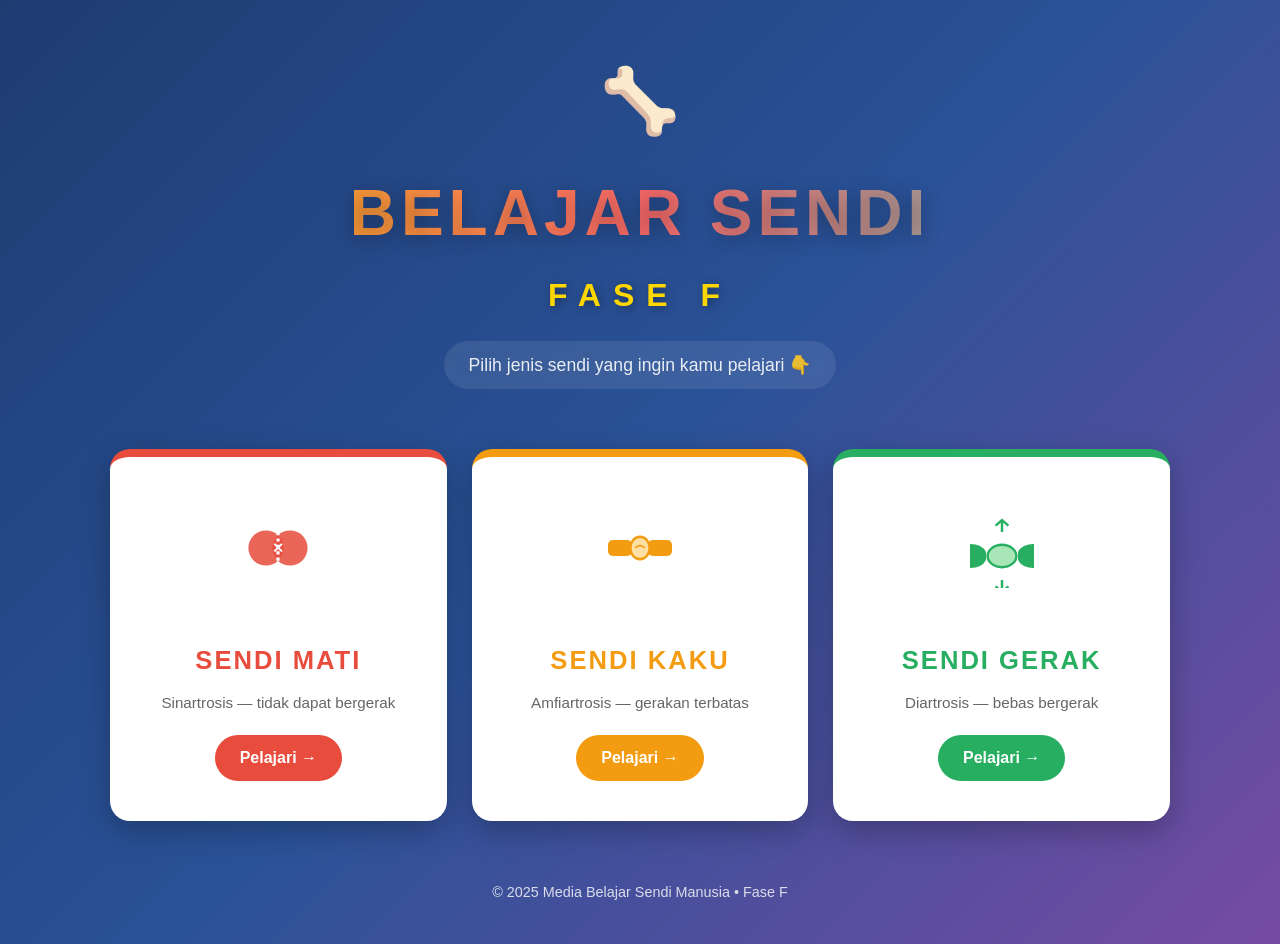
<file: index.html>
<!DOCTYPE html>
<html lang="id">
<head>
  <meta charset="UTF-8">
  <meta name="viewport" content="width=device-width, initial-scale=1.0">
  <title>Belajar Sendi Fase F</title>
  <link rel="stylesheet" href="style.css">
</head>
<body class="menu-page">

  <header class="hero">
    <div class="hero-icon">🦴</div>
    <h1 class="big-title">BELAJAR SENDI</h1>
    <h2 class="subtitle">FASE F</h2>
    <p class="tagline">Pilih jenis sendi yang ingin kamu pelajari 👇</p>
  </header>

  <main class="menu-grid">

    <!-- SENDI MATI -->
    <a href="sendi-mati.html" class="menu-card mati">
      <div class="card-icon">
        <!-- SVG: Dua tulang menyatu erat (tengkorak) -->
        <svg viewBox="0 0 100 100" width="80" height="80">
          <circle cx="35" cy="50" r="22" fill="#e74c3c" opacity="0.85"/>
          <circle cx="65" cy="50" r="22" fill="#e74c3c" opacity="0.85"/>
          <line x1="50" y1="30" x2="50" y2="70" stroke="#fff" stroke-width="4" stroke-dasharray="4 4"/>
          <text x="50" y="56" text-anchor="middle" font-size="18" fill="#fff" font-weight="bold">✕</text>
        </svg>
      </div>
      <h3>SENDI MATI</h3>
      <p>Sinartrosis — tidak dapat bergerak</p>
      <span class="btn-label">Pelajari →</span>
    </a>

    <!-- SENDI KAKU -->
    <a href="sendi-kaku.html" class="menu-card kaku">
      <div class="card-icon">
        <!-- SVG: Dua tulang dihubungkan tulang rawan (gerakan terbatas) -->
        <svg viewBox="0 0 100 100" width="80" height="80">
          <rect x="10" y="40" width="30" height="20" rx="6" fill="#f39c12"/>
          <rect x="60" y="40" width="30" height="20" rx="6" fill="#f39c12"/>
          <ellipse cx="50" cy="50" rx="12" ry="14" fill="#ffe0a3" stroke="#f39c12" stroke-width="3"/>
          <path d="M44 50 Q50 44 56 50" stroke="#f39c12" stroke-width="2" fill="none"/>
        </svg>
      </div>
      <h3>SENDI KAKU</h3>
      <p>Amfiartrosis — gerakan terbatas</p>
      <span class="btn-label">Pelajari →</span>
    </a>

    <!-- SENDI GERAK -->
    <a href="sendi-gerak.html" class="menu-card gerak">
      <div class="card-icon">
        <!-- SVG: Dua tulang dengan rongga sendi + panah gerakan -->
        <svg viewBox="0 0 100 100" width="80" height="80">
          <path d="M10 45 Q25 45 30 55 L30 65 Q25 75 10 75 Z" fill="#27ae60"/>
          <path d="M90 45 Q75 45 70 55 L70 65 Q75 75 90 75 Z" fill="#27ae60"/>
          <ellipse cx="50" cy="60" rx="18" ry="14" fill="#a8e6b8" stroke="#27ae60" stroke-width="3"/>
          <path d="M50 30 L50 15 M42 22 L50 15 L58 22" stroke="#27ae60" stroke-width="3" fill="none"/>
          <path d="M50 90 L50 105 M42 98 L50 105 L58 98" stroke="#27ae60" stroke-width="3" fill="none"/>
        </svg>
      </div>
      <h3>SENDI GERAK</h3>
      <p>Diartrosis — bebas bergerak</p>
      <span class="btn-label">Pelajari →</span>
    </a>

  </main>

  <footer>
    <p>© 2025 Media Belajar Sendi Manusia • Fase F</p>
  </footer>

</body>
</html>
</file>
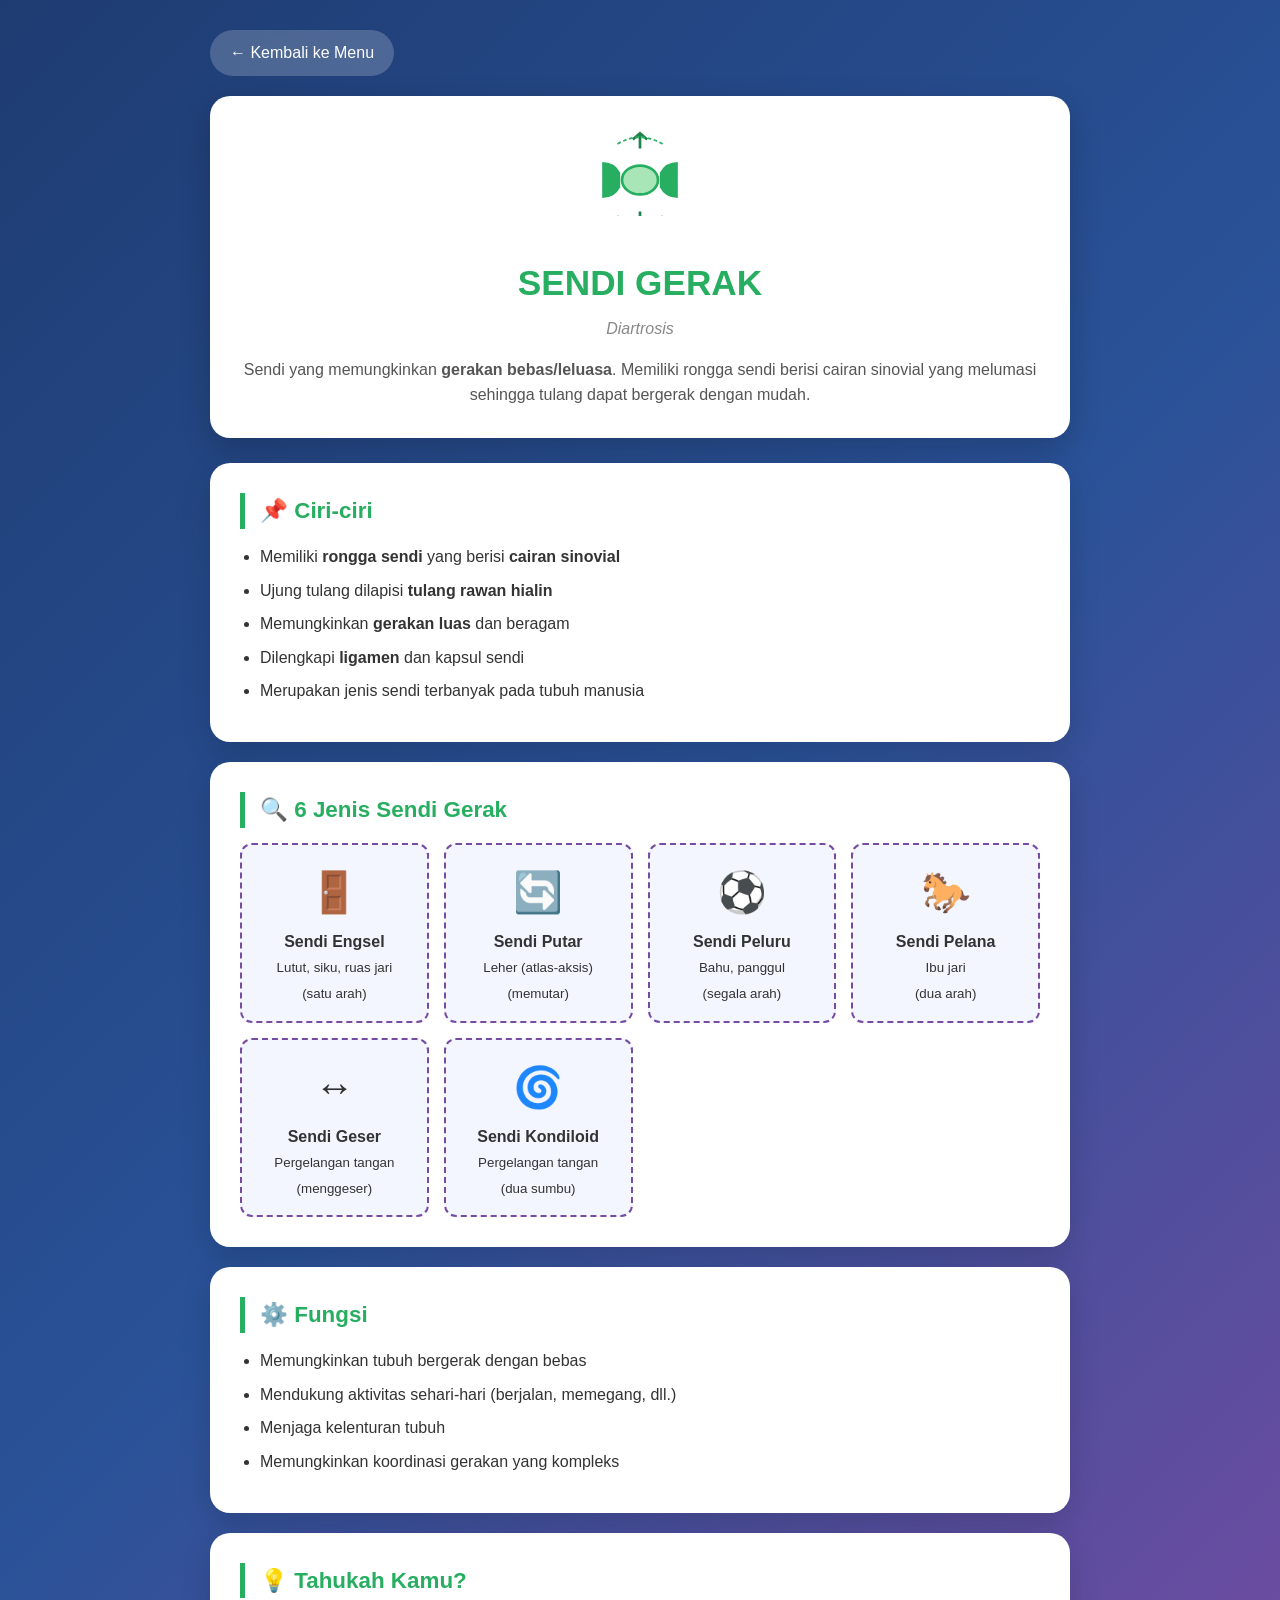
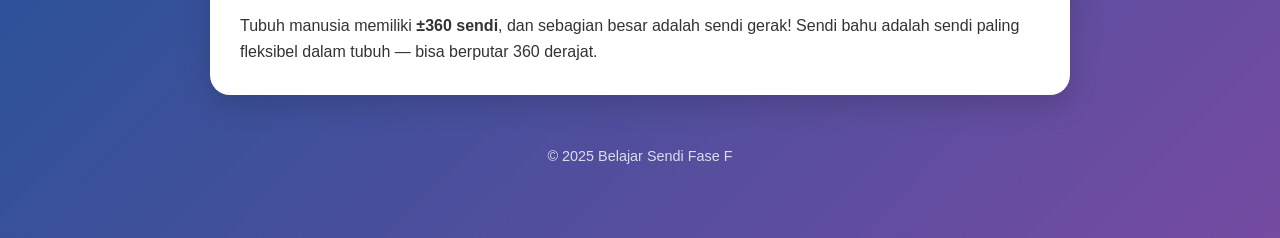
<file: sendi-gerak.html>
<!DOCTYPE html>
<html lang="id">
<head>
  <meta charset="UTF-8">
  <meta name="viewport" content="width=device-width, initial-scale=1.0">
  <title>Sendi Gerak - Belajar Sendi Fase F</title>
  <link rel="stylesheet" href="style.css">
</head>
<body class="tema-gerak">
  <div class="detail-page">
    <a href="index.html" class="back-btn">← Kembali ke Menu</a>

    <div class="detail-header">
      <div class="icon-big">
        <!-- SVG: Dua tulang dengan rongga sendi + panah gerakan bebas -->
        <svg viewBox="0 0 100 100" width="90" height="90">
          <path d="M8 40 Q22 40 28 52 L28 68 Q22 80 8 80 Z" fill="#27ae60"/>
          <path d="M92 40 Q78 40 72 52 L72 68 Q78 80 92 80 Z" fill="#27ae60"/>
          <ellipse cx="50" cy="60" rx="20" ry="16" fill="#a8e6b8" stroke="#27ae60" stroke-width="3"/>
          <path d="M50 25 L50 8 M42 15 L50 8 L58 15" stroke="#1e8449" stroke-width="3" fill="none"/>
          <path d="M50 95 L50 112 M42 105 L50 112 L58 105" stroke="#1e8449" stroke-width="3" fill="none"/>
          <path d="M25 20 Q50 5 75 20" stroke="#27ae60" stroke-width="2" fill="none" stroke-dasharray="4 3"/>
          <path d="M25 100 Q50 115 75 100" stroke="#27ae60" stroke-width="2" fill="none" stroke-dasharray="4 3"/>
        </svg>
      </div>
      <h1>SENDI GERAK</h1>
      <p class="latin">Diartrosis</p>
      <p>Sendi yang memungkinkan <strong>gerakan bebas/leluasa</strong>. Memiliki rongga sendi berisi cairan sinovial yang melumasi sehingga tulang dapat bergerak dengan mudah.</p>
    </div>

    <div class="content-card">
      <h2>📌 Ciri-ciri</h2>
      <ul>
        <li>Memiliki <strong>rongga sendi</strong> yang berisi <strong>cairan sinovial</strong></li>
        <li>Ujung tulang dilapisi <strong>tulang rawan hialin</strong></li>
        <li>Memungkinkan <strong>gerakan luas</strong> dan beragam</li>
        <li>Dilengkapi <strong>ligamen</strong> dan kapsul sendi</li>
        <li>Merupakan jenis sendi terbanyak pada tubuh manusia</li>
      </ul>
    </div>

    <div class="content-card">
      <h2>🔍 6 Jenis Sendi Gerak</h2>
      <div class="example-grid">
        <div class="example-item">
          <span class="emoji">🚪</span>
          <div><strong>Sendi Engsel</strong><br><small>Lutut, siku, ruas jari<br>(satu arah)</small></div>
        </div>
        <div class="example-item">
          <span class="emoji">🔄</span>
          <div><strong>Sendi Putar</strong><br><small>Leher (atlas-aksis)<br>(memutar)</small></div>
        </div>
        <div class="example-item">
          <span class="emoji">⚽</span>
          <div><strong>Sendi Peluru</strong><br><small>Bahu, panggul<br>(segala arah)</small></div>
        </div>
        <div class="example-item">
          <span class="emoji">🐎</span>
          <div><strong>Sendi Pelana</strong><br><small>Ibu jari<br>(dua arah)</small></div>
        </div>
        <div class="example-item">
          <span class="emoji">↔️</span>
          <div><strong>Sendi Geser</strong><br><small>Pergelangan tangan<br>(menggeser)</small></div>
        </div>
        <div class="example-item">
          <span class="emoji">🌀</span>
          <div><strong>Sendi Kondiloid</strong><br><small>Pergelangan tangan<br>(dua sumbu)</small></div>
        </div>
      </div>
    </div>

    <div class="content-card">
      <h2>⚙️ Fungsi</h2>
      <ul>
        <li>Memungkinkan tubuh bergerak dengan bebas</li>
        <li>Mendukung aktivitas sehari-hari (berjalan, memegang, dll.)</li>
        <li>Menjaga kelenturan tubuh</li>
        <li>Memungkinkan koordinasi gerakan yang kompleks</li>
      </ul>
    </div>

    <div class="content-card">
      <h2>💡 Tahukah Kamu?</h2>
      <p>Tubuh manusia memiliki <strong>±360 sendi</strong>, dan sebagian besar adalah sendi gerak! Sendi bahu adalah sendi paling fleksibel dalam tubuh — bisa berputar 360 derajat.</p>
    </div>

    <footer><p>© 2025 Belajar Sendi Fase F</p></footer>
  </div>
</body>
</html>
</file>
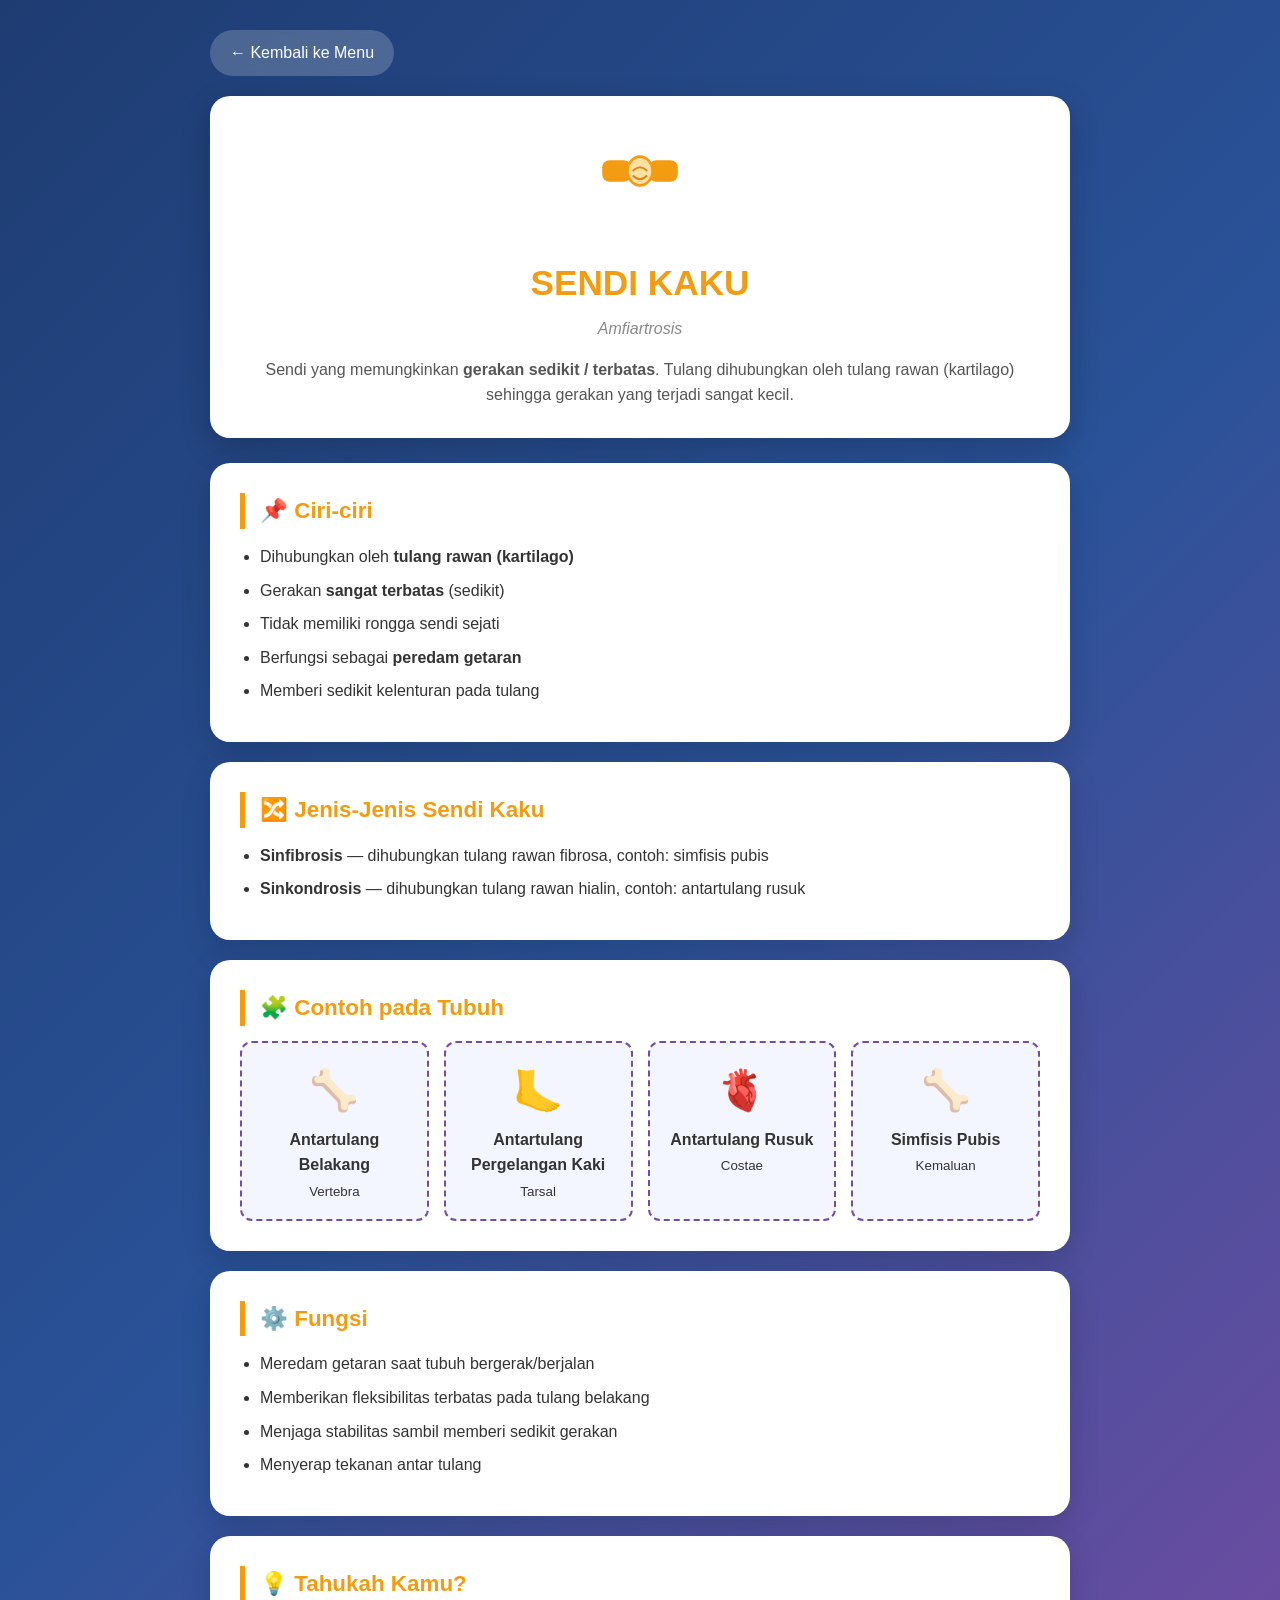
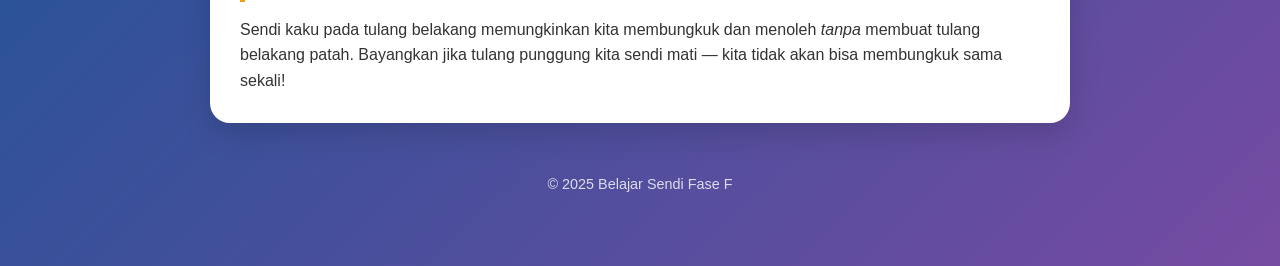
<file: sendi-kaku.html>
<!DOCTYPE html>
<html lang="id">
<head>
  <meta charset="UTF-8">
  <meta name="viewport" content="width=device-width, initial-scale=1.0">
  <title>Sendi Kaku - Belajar Sendi Fase F</title>
  <link rel="stylesheet" href="style.css">
</head>
<body class="tema-kaku">
  <div class="detail-page">
    <a href="index.html" class="back-btn">← Kembali ke Menu</a>

    <div class="detail-header">
      <div class="icon-big">
        <!-- SVG: Dua tulang dihubungkan tulang rawan (gerakan terbatas) -->
        <svg viewBox="0 0 100 100" width="90" height="90">
          <rect x="8" y="38" width="32" height="24" rx="8" fill="#f39c12"/>
          <rect x="60" y="38" width="32" height="24" rx="8" fill="#f39c12"/>
          <ellipse cx="50" cy="50" rx="14" ry="16" fill="#ffe0a3" stroke="#f39c12" stroke-width="3"/>
          <path d="M42 50 Q50 42 58 50" stroke="#d68910" stroke-width="2" fill="none"/>
          <path d="M42 55 Q50 63 58 55" stroke="#d68910" stroke-width="2" fill="none"/>
        </svg>
      </div>
      <h1>SENDI KAKU</h1>
      <p class="latin">Amfiartrosis</p>
      <p>Sendi yang memungkinkan <strong>gerakan sedikit / terbatas</strong>. Tulang dihubungkan oleh tulang rawan (kartilago) sehingga gerakan yang terjadi sangat kecil.</p>
    </div>

    <div class="content-card">
      <h2>📌 Ciri-ciri</h2>
      <ul>
        <li>Dihubungkan oleh <strong>tulang rawan (kartilago)</strong></li>
        <li>Gerakan <strong>sangat terbatas</strong> (sedikit)</li>
        <li>Tidak memiliki rongga sendi sejati</li>
        <li>Berfungsi sebagai <strong>peredam getaran</strong></li>
        <li>Memberi sedikit kelenturan pada tulang</li>
      </ul>
    </div>

    <div class="content-card">
      <h2>🔀 Jenis-Jenis Sendi Kaku</h2>
      <ul>
        <li><strong>Sinfibrosis</strong> — dihubungkan tulang rawan fibrosa, contoh: simfisis pubis</li>
        <li><strong>Sinkondrosis</strong> — dihubungkan tulang rawan hialin, contoh: antartulang rusuk</li>
      </ul>
    </div>

    <div class="content-card">
      <h2>🧩 Contoh pada Tubuh</h2>
      <div class="example-grid">
        <div class="example-item">
          <span class="emoji">🦴</span>
          <div><strong>Antartulang Belakang</strong><br><small>Vertebra</small></div>
        </div>
        <div class="example-item">
          <span class="emoji">🦶</span>
          <div><strong>Antartulang Pergelangan Kaki</strong><br><small>Tarsal</small></div>
        </div>
        <div class="example-item">
          <span class="emoji">🫀</span>
          <div><strong>Antartulang Rusuk</strong><br><small>Costae</small></div>
        </div>
        <div class="example-item">
          <span class="emoji">🦴</span>
          <div><strong>Simfisis Pubis</strong><br><small>Kemaluan</small></div>
        </div>
      </div>
    </div>

    <div class="content-card">
      <h2>⚙️ Fungsi</h2>
      <ul>
        <li>Meredam getaran saat tubuh bergerak/berjalan</li>
        <li>Memberikan fleksibilitas terbatas pada tulang belakang</li>
        <li>Menjaga stabilitas sambil memberi sedikit gerakan</li>
        <li>Menyerap tekanan antar tulang</li>
      </ul>
    </div>

    <div class="content-card">
      <h2>💡 Tahukah Kamu?</h2>
      <p>Sendi kaku pada tulang belakang memungkinkan kita membungkuk dan menoleh <em>tanpa</em> membuat tulang belakang patah. Bayangkan jika tulang punggung kita sendi mati — kita tidak akan bisa membungkuk sama sekali!</p>
    </div>

    <footer><p>© 2025 Belajar Sendi Fase F</p></footer>
  </div>
</body>
</html>
</file>
<file: style.css>
* { margin: 0; padding: 0; box-sizing: border-box; }

body {
  font-family: 'Segoe UI', Tahoma, sans-serif;
  background: linear-gradient(135deg, #1e3c72 0%, #2a5298 50%, #764ba2 100%);
  min-height: 100vh;
  color: #333;
  line-height: 1.6;
  padding-bottom: 30px;
}

/* ================= HERO / JUDUL ================= */
.hero {
  text-align: center;
  padding: 50px 20px 30px;
  color: white;
  animation: fadeDown 0.8s ease;
}

.hero-icon {
  font-size: 4rem;
  margin-bottom: 10px;
  animation: bounce 2s infinite;
}

@keyframes bounce {
  0%, 100% { transform: translateY(0); }
  50% { transform: translateY(-15px); }
}

.big-title {
  font-size: 4rem;
  font-weight: 900;
  letter-spacing: 5px;
  background: linear-gradient(90deg, #ffd700, #ff6b6b, #4ecdc4);
  -webkit-background-clip: text;
  -webkit-text-fill-color: transparent;
  background-clip: text;
  text-shadow: 0 4px 20px rgba(0,0,0,0.3);
  margin-bottom: 5px;
}

.subtitle {
  font-size: 2rem;
  letter-spacing: 12px;
  color: #ffd700;
  margin-bottom: 20px;
  text-shadow: 2px 2px 10px rgba(0,0,0,0.4);
}

.tagline {
  font-size: 1.1rem;
  opacity: 0.9;
  background: rgba(255,255,255,0.1);
  display: inline-block;
  padding: 10px 25px;
  border-radius: 30px;
  backdrop-filter: blur(5px);
}

@keyframes fadeDown {
  from { opacity: 0; transform: translateY(-30px); }
  to { opacity: 1; transform: translateY(0); }
}

/* ================= MENU GRID ================= */
.menu-grid {
  display: grid;
  grid-template-columns: repeat(auto-fit, minmax(280px, 1fr));
  gap: 25px;
  max-width: 1100px;
  margin: 30px auto;
  padding: 0 20px;
}

.menu-card {
  background: white;
  border-radius: 20px;
  padding: 40px 25px;
  text-align: center;
  text-decoration: none;
  color: #333;
  box-shadow: 0 10px 30px rgba(0,0,0,0.25);
  transition: all 0.35s ease;
  position: relative;
  overflow: hidden;
  border-top: 8px solid;
}

.menu-card::before {
  content: '';
  position: absolute;
  top: -100%;
  left: 0;
  width: 100%;
  height: 100%;
  transition: all 0.5s;
  opacity: 0.1;
}

.menu-card:hover {
  transform: translateY(-12px) scale(1.03);
  box-shadow: 0 20px 50px rgba(0,0,0,0.4);
}

.card-icon {
  font-size: 5rem;
  margin-bottom: 15px;
  transition: transform 0.4s;
}

.menu-card:hover .card-icon {
  transform: scale(1.2) rotate(10deg);
}

.menu-card h3 {
  font-size: 1.6rem;
  margin-bottom: 10px;
  letter-spacing: 2px;
}

.menu-card p {
  color: #666;
  font-size: 0.95rem;
  margin-bottom: 20px;
}

.btn-label {
  display: inline-block;
  padding: 10px 25px;
  border-radius: 30px;
  color: white;
  font-weight: bold;
  transition: 0.3s;
}

/* Warna per jenis sendi */
.menu-card.mati { border-top-color: #e74c3c; }
.menu-card.mati h3 { color: #e74c3c; }
.menu-card.mati .btn-label { background: #e74c3c; }

.menu-card.kaku { border-top-color: #f39c12; }
.menu-card.kaku h3 { color: #f39c12; }
.menu-card.kaku .btn-label { background: #f39c12; }

.menu-card.gerak { border-top-color: #27ae60; }
.menu-card.gerak h3 { color: #27ae60; }
.menu-card.gerak .btn-label { background: #27ae60; }

.menu-card:hover .btn-label {
  transform: scale(1.1);
  box-shadow: 0 5px 15px rgba(0,0,0,0.3);
}

/* ================= HALAMAN DETAIL ================= */
.detail-page {
  max-width: 900px;
  margin: 0 auto;
  padding: 30px 20px;
}

.back-btn {
  display: inline-block;
  background: rgba(255,255,255,0.2);
  color: white;
  padding: 10px 20px;
  border-radius: 30px;
  text-decoration: none;
  margin-bottom: 20px;
  transition: 0.3s;
  backdrop-filter: blur(5px);
}

.back-btn:hover {
  background: white;
  color: #2a5298;
  transform: translateX(-5px);
}

.detail-header {
  background: white;
  padding: 30px;
  border-radius: 20px;
  margin-bottom: 25px;
  text-align: center;
  box-shadow: 0 10px 30px rgba(0,0,0,0.2);
}

.detail-header .icon-big {
  font-size: 4rem;
  margin-bottom: 10px;
}

.detail-header h1 {
  font-size: 2.2rem;
  margin-bottom: 5px;
}

.detail-header .latin {
  font-style: italic;
  color: #888;
  margin-bottom: 15px;
}

.detail-header p {
  color: #555;
}

.content-card {
  background: white;
  padding: 30px;
  border-radius: 20px;
  margin-bottom: 20px;
  box-shadow: 0 10px 30px rgba(0,0,0,0.15);
}

.content-card h2 {
  color: #2a5298;
  margin-bottom: 15px;
  border-left: 5px solid #764ba2;
  padding-left: 15px;
  font-size: 1.4rem;
}

.content-card ul {
  margin-left: 20px;
}

.content-card li {
  margin-bottom: 8px;
}

.example-grid {
  display: grid;
  grid-template-columns: repeat(auto-fit, minmax(150px, 1fr));
  gap: 15px;
  margin-top: 15px;
}

.example-item {
  background: #f4f6ff;
  padding: 15px;
  border-radius: 12px;
  text-align: center;
  border: 2px dashed #764ba2;
  transition: 0.3s;
}

.example-item:hover {
  background: #e8ecff;
  transform: scale(1.05);
}

.example-item .emoji {
  font-size: 2.5rem;
  display: block;
  margin-bottom: 5px;
}

/* Warna tema per jenis */
body.tema-mati .content-card h2 { border-left-color: #e74c3c; color: #e74c3c; }
body.tema-kaku .content-card h2 { border-left-color: #f39c12; color: #f39c12; }
body.tema-gerak .content-card h2 { border-left-color: #27ae60; color: #27ae60; }

body.tema-mati .detail-header h1 { color: #e74c3c; }
body.tema-kaku .detail-header h1 { color: #f39c12; }
body.tema-gerak .detail-header h1 { color: #27ae60; }

/* ================= FOOTER ================= */
footer {
  text-align: center;
  color: white;
  padding: 30px 20px 10px;
  font-size: 0.9rem;
  opacity: 0.8;
}

/* ================= RESPONSIVE ================= */
@media (max-width: 700px) {
  .big-title { font-size: 2.4rem; letter-spacing: 2px; }
  .subtitle { font-size: 1.4rem; letter-spacing: 6px; }
  .hero-icon { font-size: 3rem; }
  .card-icon { font-size: 4rem; }
  .menu-card h3 { font-size: 1.3rem; }
  .detail-header h1 { font-size: 1.6rem; }
}
</file>
